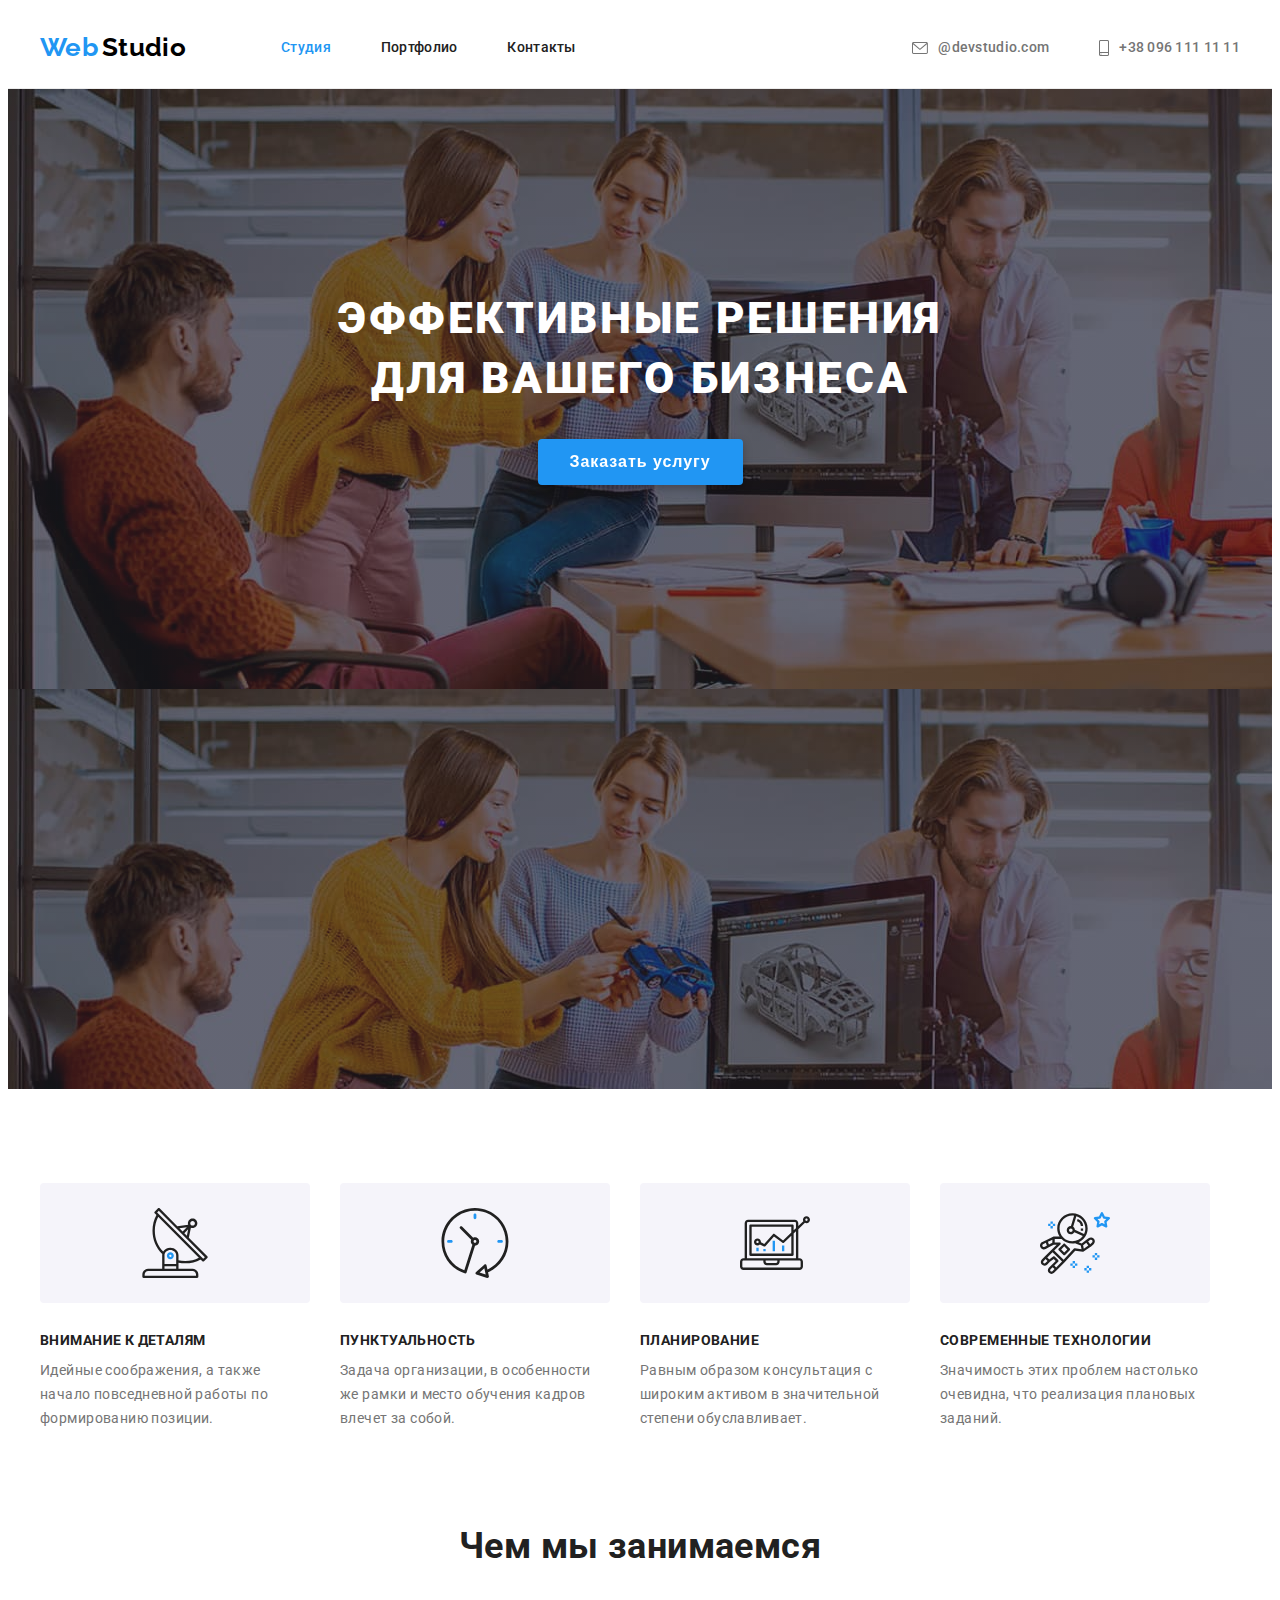
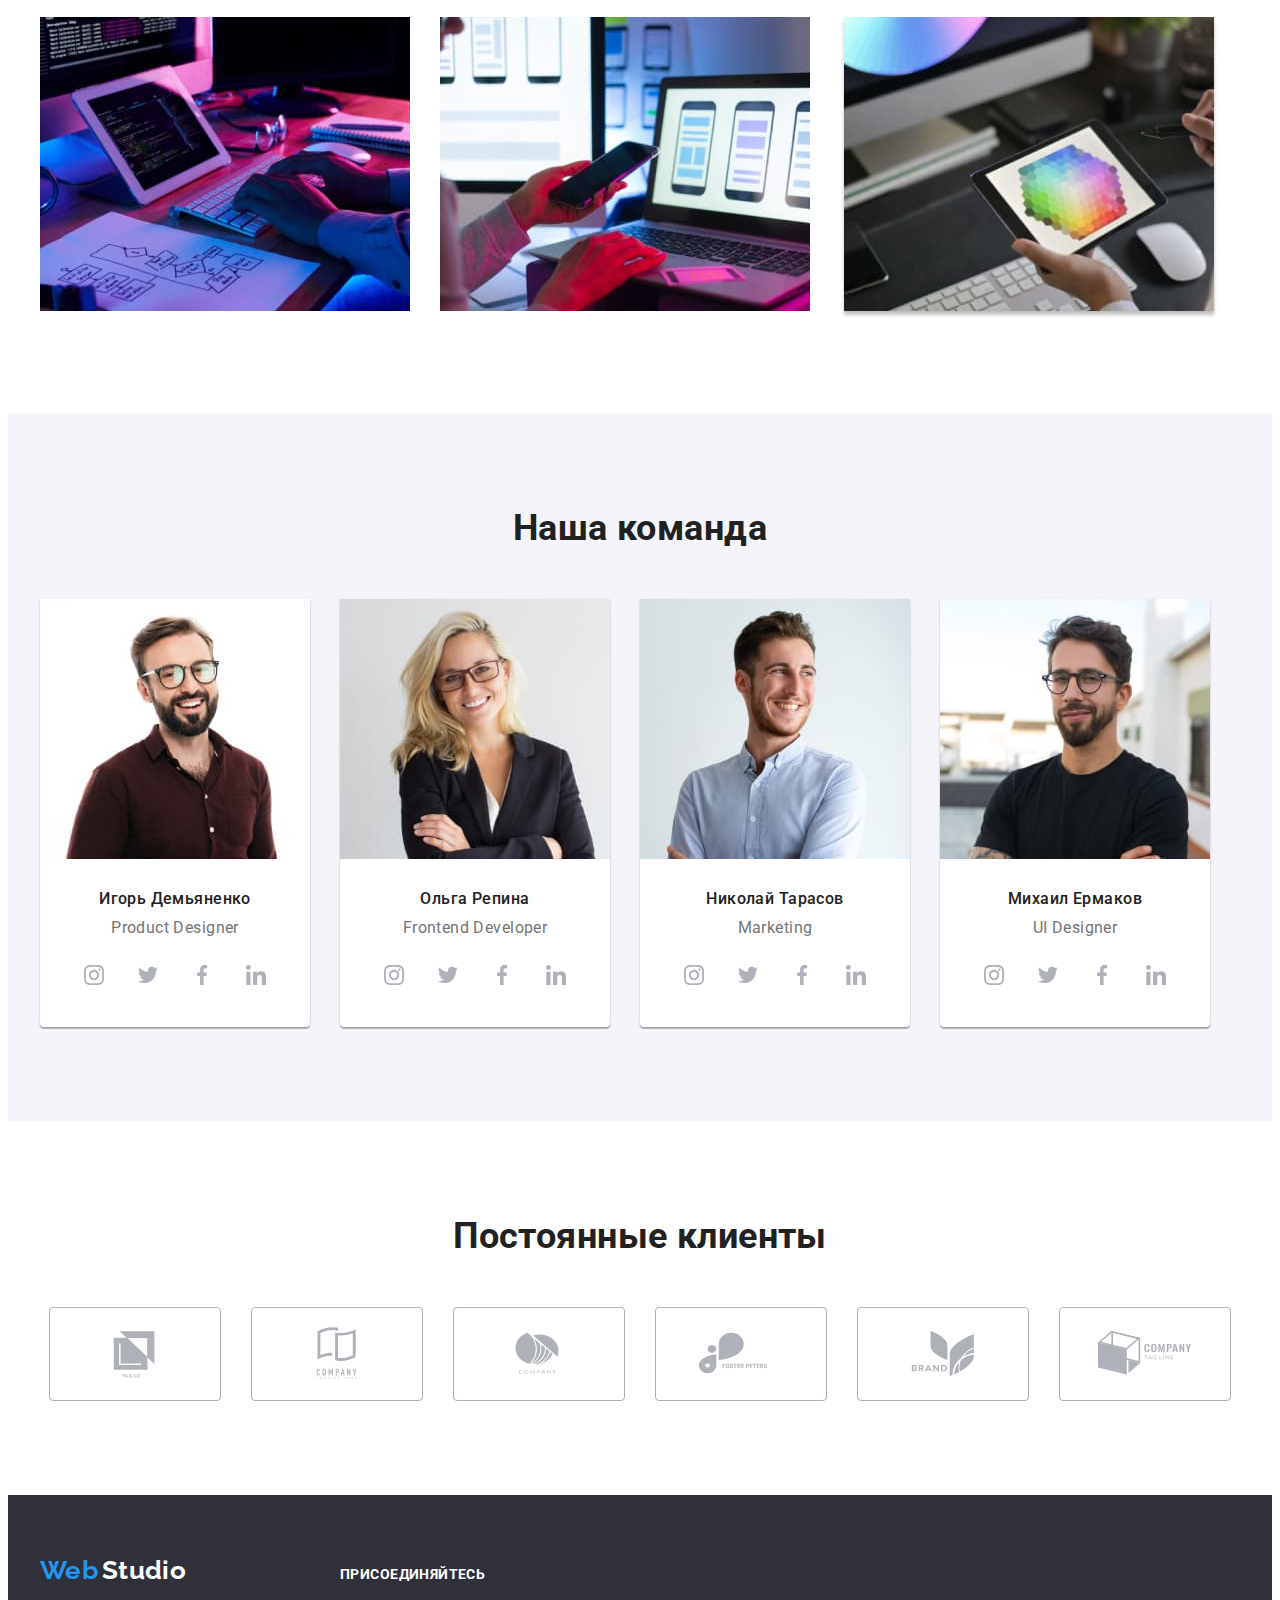
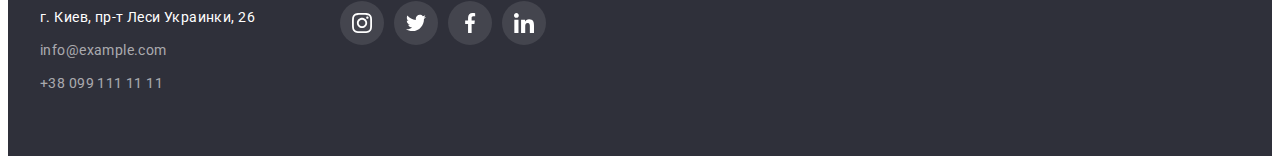
<file: index.html>
<!DOCTYPE html>
<html lang="ru">
	<head>
		<meta charset="UTF-8" />
		<meta http-equiv="X-UA-Compatible" content="IE=edge" />
		<meta name="viewport" content="width=device-width, initial-scale=1.0" />
		<title>Document</title>
		<link rel="preconnect" href="https://fonts.googleapis.com" />
		<link rel="preconnect" href="https://fonts.gstatic.com" crossorigin />
		<link
			href="https://fonts.googleapis.com/css2?family=Raleway:wght@700&family=Roboto:wght@400;500;700;900&display=swap"
			rel="stylesheet"
		/>
		<link
			rel="stylesheet"
			href="https://cdnjs.cloudflare.com/ajax/libs/modern-normalize/1.1.0/modern-normalize.min.css"
			integrity="sha512-wpPYUAdjBVSE4KJnH1VR1HeZfpl1ub8YT/NKx4PuQ5NmX2tKuGu6U/JRp5y+Y8XG2tV+wKQpNHVUX03MfMFn9Q=="
			crossorigin="anonymous"
			referrerpolicy="no-referrer"
		/>
		<link rel="stylesheet" href="./css/styles.css" />
	</head>

	<body>
		<header class="header">
			<div class="container">
				<nav class="container-nav">
					<a class="style-logo" href="">
						<span class="style-web">Web</span>
						<span class="style-studio">Studio</span>
					</a>
					<ul class="list-text-nav">
						<li class="list-nav"><a class="list-link active" href="./index.html">Студия</a></li>
						<li class="list-nav"><a class="list-link" href="./portfolio.html">Портфолио</a></li>
						<li class="list-nav"><a class="list-link" href="">Контакты</a></li>
					</ul>

					<ul class="list-contact-nav">
						<li class="list-link-nav">
							<a class="list-contact" href="mailto:info@devstudio.com">
								<svg class="contact-icon" width="16" height="12">
									<use href="./images/symbol-defs.svg#icon-mail"></use>
								</svg>
								<span>@devstudio.com</span>
							</a>
						</li>
						<li class="list-link-nav">
							<a class="list-contact" href="tel:+380961111111">
								<svg class="contact-icon" width="10" height="16">
									<use href="./images/symbol-defs.svg#icon-smartphone"></use>
								</svg>
								<span>+38 096 111 11 11</span>
							</a>
						</li>
					</ul>
				</nav>
			</div>
		</header>

		<section class="hero">
			<div class="container">
				<h1 class="text-hero">Эффективные решения для вашего бизнеса</h1>
				<button class="button-hero" type="button">Заказать услугу</button>
			</div>
		</section>
		<section class="section">
			<div class="container">
				<h2 class="hidden">Особенности</h2>
				<ul class="specifics-flex">
					<li class="list-specifics">
						<div class="div-specifics">
							<svg width="70" height="70">
								<use href="./images/symbol-defs.svg#icon-antenna"></use>
							</svg>
						</div>
						<h3 class="specifics">Внимание к деталям</h3>
						<p class="specifics-text">
							Идейные соображения, а также начало повседневной работы по формированию позиции.
						</p>
					</li>
					<li class="list-specifics">
						<div class="div-specifics">
							<svg width="70" height="70">
								<use href="./images/symbol-defs.svg#icon-clock"></use>
							</svg>
						</div>
						<h3 class="specifics">Пунктуальность</h3>
						<p class="specifics-text">
							Задача организации, в особенности же рамки и место обучения кадров влечет за собой.
						</p>
					</li>
					<li class="list-specifics">
						<div class="div-specifics">
							<svg width="70" height="70">
								<use href="./images/symbol-defs.svg#icon-diagram"></use>
							</svg>
						</div>
						<h3 class="specifics">Планирование</h3>
						<p class="specifics-text">
							Равным образом консультация с широким активом в значительной степени обуславливает.
						</p>
					</li>
					<li class="list-specifics">
						<div class="div-specifics">
							<svg width="70" height="70">
								<use href="./images/symbol-defs.svg#icon-astronaut"></use>
							</svg>
						</div>
						<h3 class="specifics">Современные технологии</h3>
						<p class="specifics-text">Значимость этих проблем настолько очевидна, что реализация плановых заданий.</p>
					</li>
				</ul>
			</div>
		</section>

		<section class="section section-images">
			<div class="container">
				<h2 class="title">Чем мы занимаемся</h2>
				<ul class="images-flex">
					<li class="list-images">
						<img src="./images/box-new1-2.jpg" width="370" height="294" alt="работа на клавиатуре" />
					</li>
					<li class="list-images">
						<img src="./images/img-new.jpg" width="370" height="294" alt="работа на ноутбуке" />
					</li>
					<li class="list-images">
						<img src="./images/img-new-2.jpg" width="370" height="294" alt="работа с планшетом" />
					</li>
				</ul>
			</div>
		</section>

		<section class="section team">
			<div class="container">
				<h2 class="title">Наша команда</h2>
				<ul class="team-flex">
					<li class="list-team">
						<img src="./images/img-new-3.jpg" width="270" alt="картинка 1" />
						<h3 class="name">Игорь Демьяненко</h3>
						<p class="position">Product Designer</p>
						<ul class="social-links">
							<li class="list-social">
								<a class="team-link" href="">
									<svg class="team-social-links" width="20" height="20">
										<use href="./images/symbol-defs.svg#icon-instagram"></use>
									</svg>
								</a>
							</li>
							<li class="list-social">
								<a class="team-link" href="">
									<svg class="team-social-links" width="20" height="20">
										<use href="./images/symbol-defs.svg#icon-twitter"></use>
									</svg>
								</a>
							</li>
							<li class="list-social">
								<a class="team-link" href="">
									<svg class="team-social-links" width="20" height="20">
										<use href="./images/symbol-defs.svg#icon-facebook"></use>
									</svg>
								</a>
							</li>
							<li class="list-social">
								<a class="team-link" href="">
									<svg class="team-social-links" width="20" height="20">
										<use href="./images/symbol-defs.svg#icon-linkedin"></use>
									</svg>
								</a>
							</li>
						</ul>
					</li>
					<li class="list-team">
						<img src="./images/img-new-4.jpg" width="270" alt="картинка 2" />
						<h3 class="name">Ольга Репина</h3>
						<p class="position">Frontend Developer</p>
						<ul class="social-links">
							<li class="list-social">
								<a class="team-link" href="">
									<svg class="team-social-links" width="20" height="20">
										<use href="./images/symbol-defs.svg#icon-instagram"></use>
									</svg>
								</a>
							</li>
							<li class="list-social">
								<a class="team-link" href="">
									<svg class="team-social-links" width="20" height="20">
										<use href="./images/symbol-defs.svg#icon-twitter"></use>
									</svg>
								</a>
							</li>
							<li class="list-social">
								<a class="team-link" href="">
									<svg class="team-social-links" width="20" height="20">
										<use href="./images/symbol-defs.svg#icon-facebook"></use>
									</svg>
								</a>
							</li>
							<li class="list-social">
								<a class="team-link" href="">
									<svg class="team-social-links" width="20" height="20">
										<use href="./images/symbol-defs.svg#icon-linkedin"></use>
									</svg>
								</a>
							</li>
						</ul>
					</li>
					<li class="list-team">
						<img src="./images/img-new-5.jpg" width="270" alt="картинка 3" />
						<h3 class="name">Николай Тарасов</h3>
						<p class="position">Marketing</p>
						<ul class="social-links">
							<li class="list-social">
								<a class="team-link" href="">
									<svg class="team-social-links" width="20" height="20">
										<use href="./images/symbol-defs.svg#icon-instagram"></use>
									</svg>
								</a>
							</li>
							<li class="list-social">
								<a class="team-link" href="">
									<svg class="team-social-links" width="20" height="20">
										<use href="./images/symbol-defs.svg#icon-twitter"></use>
									</svg>
								</a>
							</li>
							<li class="list-social">
								<a class="team-link" href="">
									<svg class="team-social-links" width="20" height="20">
										<use href="./images/symbol-defs.svg#icon-facebook"></use>
									</svg>
								</a>
							</li>
							<li class="list-social">
								<a class="team-link" href="">
									<svg class="team-social-links" width="20" height="20">
										<use href="./images/symbol-defs.svg#icon-linkedin"></use>
									</svg>
								</a>
							</li>
						</ul>
					</li>
					<li class="list-team">
						<img src="./images/img-new-6.jpg" width="270" alt="картинка 4" />
						<h3 class="name">Михаил Ермаков</h3>
						<p class="position">UI Designer</p>
						<ul class="social-links">
							<li class="list-social">
								<a class="team-link" href="">
									<svg class="team-social-links" width="20" height="20">
										<use href="./images/symbol-defs.svg#icon-instagram"></use>
									</svg>
								</a>
							</li>
							<li class="list-social">
								<a class="team-link" href="">
									<svg class="team-social-links" width="20" height="20">
										<use href="./images/symbol-defs.svg#icon-twitter"></use>
									</svg>
								</a>
							</li>
							<li class="list-social">
								<a class="team-link" href="">
									<svg class="team-social-links" width="20" height="20">
										<use href="./images/symbol-defs.svg#icon-facebook"></use>
									</svg>
								</a>
							</li>
							<li class="list-social">
								<a class="team-link" href="">
									<svg class="team-social-links" width="20" height="20">
										<use href="./images/symbol-defs.svg#icon-linkedin"></use>
									</svg>
								</a>
							</li>
						</ul>
					</li>
				</ul>
			</div>
		</section>

		<section class="section">
			<div class="container">
				<h2 class="title">Постоянные клиенты</h2>
				<ul class="logo">
					<li class="logo-list">
						<a class="logo-link" href="">
							<svg width="106" height="60">
								<use href="./images/symbol-defs.svg#icon-Logo-1"></use>
							</svg>
						</a>
					</li>
					<li class="logo-list">
						<a class="logo-link" href="">
							<svg width="106" height="60">
								<use href="./images/symbol-defs.svg#icon-Logo-2"></use>
							</svg>
						</a>
					</li>
					<li class="logo-list">
						<a class="logo-link" href="">
							<svg width="106" height="60">
								<use href="./images/symbol-defs.svg#icon-Logo-3"></use>
							</svg>
						</a>
					</li>
					<li class="logo-list">
						<a class="logo-link" href="">
							<svg width="106" height="60">
								<use href="./images/symbol-defs.svg#icon-Logo-4"></use>
							</svg>
						</a>
					</li>
					<li class="logo-list">
						<a class="logo-link" href="">
							<svg width="106" height="60">
								<use href="./images/symbol-defs.svg#icon-Logo-5"></use>
							</svg>
						</a>
					</li>
					<li class="logo-list">
						<a class="logo-link" href="">
							<svg width="106" height="60">
								<use href="./images/symbol-defs.svg#icon-Logo-6"></use>
							</svg>
						</a>
					</li>
				</ul>
			</div>
		</section>

		<footer class="footer">
			<div class="container footer-container">
				<div class="footer-address">
					<a class="style-logo-footer" href="">
						<span class="style-web">Web</span>
						<span class="style-studio-footer">Studio</span>
					</a>
					<address>
						<ul>
							<li>
								<p class="text-footer">г. Киев, пр-т Леси Украинки, 26</p>
							</li>
							<li>
								<a class="list-link-footer footer-mail" href="mailto:info@example.com">info@example.com</a>
							</li>
							<li>
								<a class="list-link-footer" href="tel:+380991111111">+38 099 111 11 11</a>
							</li>
						</ul>
					</address>
				</div>
				<div class="footer-social">
					<p>Присоединяйтесь</p>
					<ul class="footer-list">
						<li>
							<a class="footer-link" href="">
								<svg class="footer-svg" width="20" height="20">
									<use href="./images/symbol-defs.svg#icon-instagram"></use>
								</svg>
							</a>
						</li>
						<li>
							<a class="footer-link" href="">
								<svg class="footer-svg" width="20" height="20">
									<use href="./images/symbol-defs.svg#icon-twitter"></use>
								</svg>
							</a>
						</li>
						<li>
							<a class="footer-link" href="">
								<svg class="footer-svg" width="20" height="20">
									<use href="./images/symbol-defs.svg#icon-facebook"></use>
								</svg>
							</a>
						</li>
						<li>
							<a class="footer-link" href="">
								<svg class="footer-svg" width="20" height="20">
									<use href="./images/symbol-defs.svg#icon-linkedin"></use>
								</svg>
							</a>
						</li>
					</ul>
				</div>
			</div>
		</footer>
	</body>
</html>
</file>
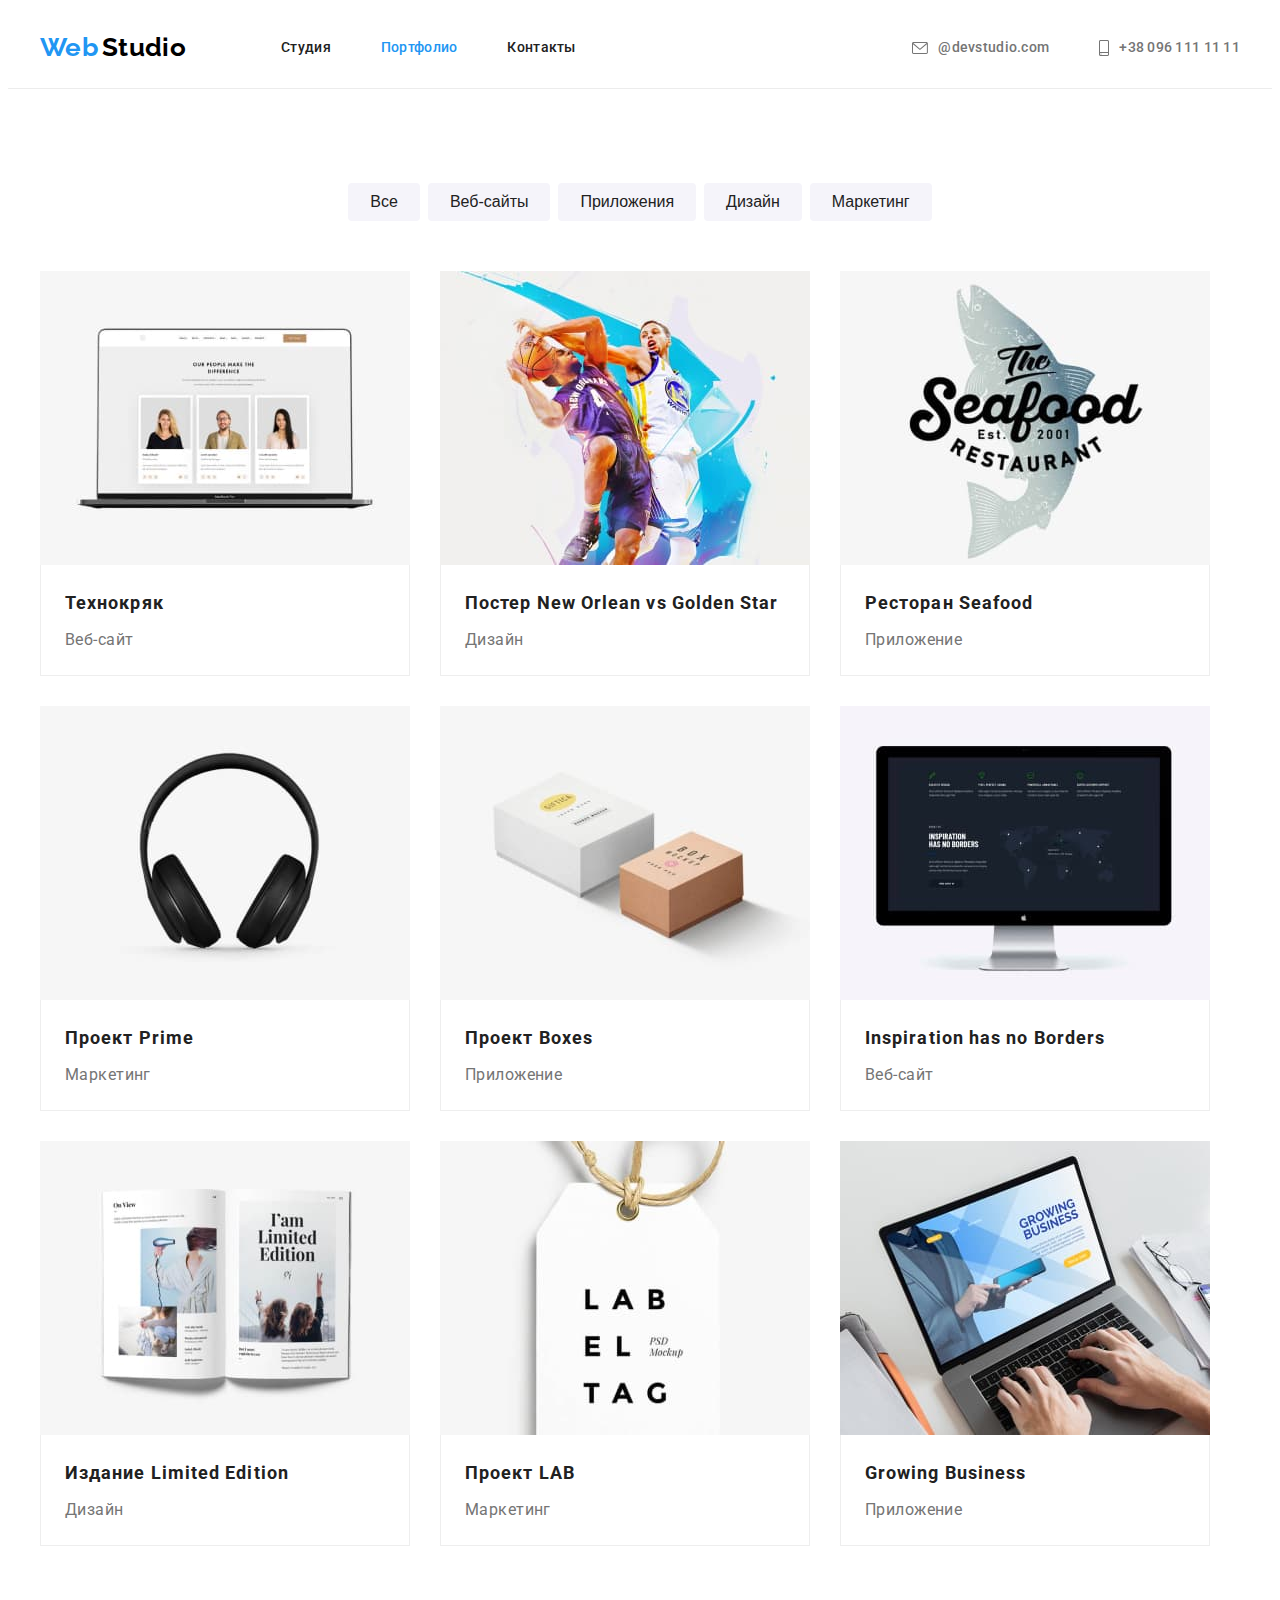
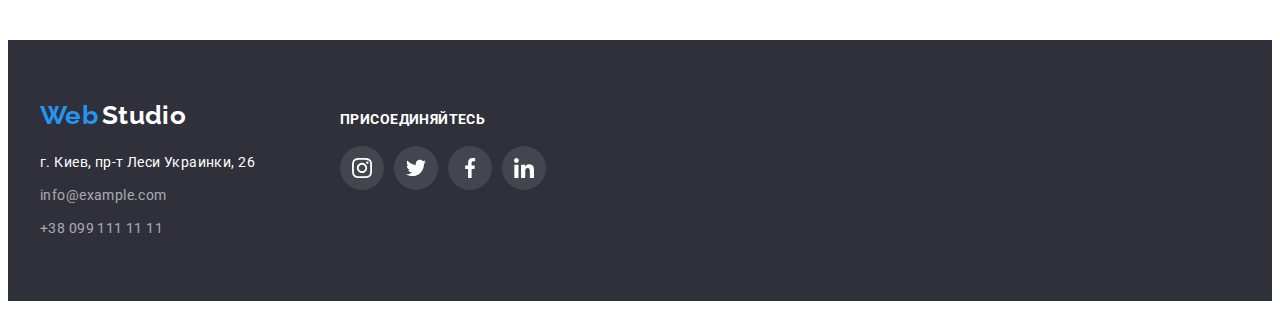
<file: portfolio.html>
<!DOCTYPE html>
<html lang="ru">
	<head>
		<meta charset="UTF-8" />
		<meta http-equiv="X-UA-Compatible" content="IE=edge" />
		<meta name="viewport" content="width=device-width, initial-scale=1.0" />
		<title>Document</title>
		<link rel="preconnect" href="https://fonts.googleapis.com" />
		<link rel="preconnect" href="https://fonts.gstatic.com" crossorigin />
		<link
			href="https://fonts.googleapis.com/css2?family=Raleway:wght@700&family=Roboto:wght@400;500;700;900&display=swap"
			rel="stylesheet"
		/>
		<link
			rel="stylesheet"
			href="https://cdnjs.cloudflare.com/ajax/libs/modern-normalize/1.1.0/modern-normalize.min.css"
			integrity="sha512-wpPYUAdjBVSE4KJnH1VR1HeZfpl1ub8YT/NKx4PuQ5NmX2tKuGu6U/JRp5y+Y8XG2tV+wKQpNHVUX03MfMFn9Q=="
			crossorigin="anonymous"
			referrerpolicy="no-referrer"
		/>
		<link rel="stylesheet" href="./css/styles.css" />
	</head>
	<body>
		<header class="header">
			<div class="container">
				<nav class="container-nav">
					<a class="style-logo" href="">
						<span class="style-web">Web</span>
						<span class="style-studio">Studio</span>
					</a>
					<ul class="list-text-nav">
						<li class="list-nav"><a class="list-link" href="./index.html">Студия</a></li>
						<li class="list-nav"><a class="list-link active" href="./portfolio.html">Портфолио</a></li>
						<li class="list-nav"><a class="list-link" href="">Контакты</a></li>
					</ul>

					<ul class="list-contact-nav">
						<li class="list-link-nav">
							<a class="list-contact" href="mailto:info@devstudio.com">
								<svg class="contact-icon" width="16" height="12">
									<use href="./images/symbol-defs.svg#icon-mail"></use>
								</svg>
								<span>@devstudio.com</span>
							</a>
						</li>
						<li class="list-link-nav">
							<a class="list-contact" href="tel:+380961111111">
								<svg class="contact-icon" width="10" height="16">
									<use href="./images/symbol-defs.svg#icon-smartphone"></use>
								</svg>
								<span>+38 096 111 11 11</span>
							</a>
						</li>
					</ul>
				</nav>
			</div>
		</header>

		<section class="section">
			<div class="container">
				<h1 class="hidden">Подборка</h1>
				<ul class="button-flex">
					<li><button class="button-link" type="button">Все</button></li>
					<li><button class="button-link" type="button">Веб-сайты</button></li>
					<li><button class="button-link" type="button">Приложения</button></li>
					<li><button class="button-link" type="button">Дизайн</button></li>
					<li><button class="button-link" type="button">Маркетинг</button></li>
				</ul>
				<ul class="portfolio-flax">
					<li class="list-portfolio">
						<a class="portfolio-item" href="">
							<img src="./images/img-new-7.jpg" width="370" alt="фото на ноутбуке" />
							<div class="portfolio">
								<h2 class="portfolio-name-picture">Технокряк</h2>
								<p class="portfolio-nav">Веб-сайт</p>
							</div>
						</a>
					</li>
					<li class="list-portfolio">
						<a class="portfolio-item" href="">
							<img src="./images/img-new-8.jpg" width="370" alt="спортсмены с мячем" />
							<div class="portfolio">
								<h2 class="portfolio-name-picture">Постер New Orlean vs Golden Star</h2>
								<p class="portfolio-nav">Дизайн</p>
							</div>
						</a>
					</li>
					<li class="list-portfolio">
						<a class="portfolio-item" href="">
							<img src="./images/img-new-9.jpg" width="370" alt="эмблема ресторана" />
							<div class="portfolio">
								<h2 class="portfolio-name-picture">Ресторан Seafood</h2>
								<p class="portfolio-nav">Приложение</p>
							</div>
						</a>
					</li>
					<li class="list-portfolio">
						<a class="portfolio-item" href="">
							<img src="./images/img-new-10.jpg" width="370" alt="наушники" />
							<div class="portfolio">
								<h2 class="portfolio-name-picture">Проект Prime</h2>
								<p class="portfolio-nav">Маркетинг</p>
							</div>
						</a>
					</li>
					<li class="list-portfolio">
						<a class="portfolio-item" href="">
							<img src="./images/img-new-11.jpg" width="370" alt="коробки" />
							<div class="portfolio">
								<h2 class="portfolio-name-picture">Проект Boxes</h2>
								<p class="portfolio-nav">Приложение</p>
							</div>
						</a>
					</li>
					<li class="list-portfolio">
						<a class="portfolio-item" href="">
							<img src="./images/img-new-12.jpg" width="370" alt="монитор" />
							<div class="portfolio">
								<h2 class="portfolio-name-picture">Inspiration has no Borders</h2>
								<p class="portfolio-nav">Веб-сайт</p>
							</div>
						</a>
					</li>
					<li class="list-portfolio">
						<a class="portfolio-item" href="">
							<img src="./images/img-new-13.jpg" width="370" alt="журнал" />
							<div class="portfolio">
								<h2 class="portfolio-name-picture">Издание Limited Edition</h2>
								<p class="portfolio-nav">Дизайн</p>
							</div>
						</a>
					</li>
					<li class="list-portfolio">
						<a class="portfolio-item" href="">
							<img src="./images/img-new-14.jpg" width="370" alt="лейба" />
							<div class="portfolio">
								<h2 class="portfolio-name-picture">Проект LAB</h2>
								<p class="portfolio-nav">Маркетинг</p>
							</div>
						</a>
					</li>
					<li class="list-portfolio">
						<a class="portfolio-item" href="">
							<img src="./images/img-new-15.jpg" width="370" alt="работа на ноутбуке" />
							<div class="portfolio">
								<h2 class="portfolio-name-picture">Growing Business</h2>
								<p class="portfolio-nav">Приложение</p>
							</div>
						</a>
					</li>
				</ul>
			</div>
		</section>
		<footer class="footer">
			<div class="container footer-container">
				<div class="footer-address">
					<a class="style-logo-footer" href="">
						<span class="style-web">Web</span>
						<span class="style-studio-footer">Studio</span>
					</a>
					<address>
						<ul>
							<li>
								<p class="text-footer">г. Киев, пр-т Леси Украинки, 26</p>
							</li>
							<li>
								<a class="list-link-footer footer-mail" href="mailto:info@example.com">info@example.com</a>
							</li>
							<li>
								<a class="list-link-footer" href="tel:+380991111111">+38 099 111 11 11</a>
							</li>
						</ul>
					</address>
				</div>
				<div class="footer-social">
					<p>Присоединяйтесь</p>
					<ul class="footer-list">
						<li>
							<a class="footer-link" href="">
								<svg class="footer-svg" width="20" height="20">
									<use href="./images/symbol-defs.svg#icon-instagram"></use>
								</svg>
							</a>
						</li>
						<li>
							<a class="footer-link" href="">
								<svg class="footer-svg" width="20" height="20">
									<use href="./images/symbol-defs.svg#icon-twitter"></use>
								</svg>
							</a>
						</li>
						<li>
							<a class="footer-link" href="">
								<svg class="footer-svg" width="20" height="20">
									<use href="./images/symbol-defs.svg#icon-facebook"></use>
								</svg>
							</a>
						</li>
						<li>
							<a class="footer-link" href="">
								<svg class="footer-svg" width="20" height="20">
									<use href="./images/symbol-defs.svg#icon-linkedin"></use>
								</svg>
							</a>
						</li>
					</ul>
				</div>
			</div>
		</footer>
	</body>
</html>
</file>
<file: css/styles.css>
:root {
	--primary-text-color: #212121;
	--title-text-color: #757575;
	--accent-color: #2196f3;
	--primary-color: #e5e5e5;
	--primary-black-color: #000000;
	--primary-white-color: #ffffff;
	--primary-adres-color: rgba(255, 255, 255, 0.6);
	--primary-color-social: #afb1b8;
}

body {
	background-color: var(--primary-white-color);
	color: var(--primary-text-color);
	font-family: "Roboto", sans-serif;
	font-size: 14px;
	letter-spacing: 0.03em;
  
}

.container {
	width: 1200px;
	margin: 0 auto;
	padding: 0 15px;
}

.section {
	padding-top: 94px;
	padding-bottom: 94px;
}

/* logotype */

.style-logo {
	text-decoration: none;
	margin-right: 95px;
	padding-top: 24px;
	padding-bottom: 25px;
}

.style-logo-footer {
	text-decoration: none;
	display: block;
	margin-bottom: 20px;
}

.style-studio-footer {
	font-family: "Raleway";
	font-weight: 700;
	font-size: 26px;
	line-height: 1.19;
	color: var(--primary-white-color);
}

.style-studio {
	font-family: "Raleway";
	font-weight: 700;
	font-size: 26px;
	line-height: 1.19;
	color: var(--primary-black-color);
}

.style-web {
	font-family: "Raleway";
	font-weight: 700;
	font-size: 26px;
	line-height: 1.19;
	color: var(--accent-color);
}

.header {
	border-bottom: 1px solid #ececec;
}

/* list-link*/

.list-link.active {
	color: var(--accent-color);
}

.list-link-nav {
	margin-right: 50px;
	display: flex;
	align-items: center;
}

.list-link-nav:last-child {
	margin-right: 0;
}

.list-nav {
	margin-right: 50px;
}

.list-nav:last-child {
	margin-right: 0;
}

.list-link:focus,
.list-link:hover {
	color: var(--accent-color);
}

.list-link {
	color: var(--primary-text-color);
	text-decoration: none;
	letter-spacing: 0.02em;
	padding-top: 32px;
	padding-bottom: 32px;
}

.container-nav {
	display: flex;
	align-items: center;
}

.list-contact-nav {
	margin-left: auto;
	display: flex;
	padding-left: 0;
}

/* button */

.button-link:focus,
.button-link:hover {
	background-color: var(--accent-color);
	color: var(--primary-color);
	box-shadow: 0px 3px 1px rgba(0, 0, 0, 0.1), 
	            0px 1px 2px rgba(0, 0, 0, 0.08), 
	            0px 2px 2px rgba(0, 0, 0, 0.12);
}

.button-link {
	font-weight: 500;
	font-size: 16px;
	line-height: 1.62;
	text-align: center;
	color: var(--primary-text-color);
	cursor: pointer;
	background: #f5f4fa;
	border-radius: 4px;
	border: none;
	padding: 6px 22px;
}

.button-hero {
	font-weight: 700;
	font-size: 16px;
	line-height: 1.88;
	align-items: center;
	text-align: center;
	color: var(--primary-white-color);
	cursor: pointer;
	background-color: var(--accent-color);
	letter-spacing: 0.06em;
	border-radius: 4px;
	filter: drop-shadow(0px 4px 4px rgba(0, 0, 0, 0.25));
	padding: 8px 32px;
	border: none;
}

/* list contact */

.list-text-nav {
	font-weight: 500;
	line-height: 1.14;
	display: flex;
	padding-left: 0;
}

.list-contact:focus,
.list-contact:hover {
	color: var(--accent-color);
}

.list-contact {
	display: flex;
	align-items: center;
	font-weight: 500;
	line-height: 1.14;
	color: var(--title-text-color);
	text-decoration: none;
	letter-spacing: 0.02em;
	padding-top: 32px;
	padding-bottom: 32px;
}

/* footer */
.list-link-footer {
	line-height: 1.71;
	color: var(--primary-adres-color);
	text-decoration: none;
	font-style: normal;
}

.footer-mail {
	display: block;
	margin-bottom: 9px;
}

.text-footer {
	line-height: 1.71;
	color: var(--primary-white-color);
	font-style: normal;
	margin-bottom: 9px;
}

.footer {
	background-color: #2f303a;
	padding-top: 60px;
	padding-bottom: 60px;
}

/* hero */

.hero {
	background-color: #C4C4C4;
	text-align: center;
	padding-top: 200px;
	padding-bottom: 200px;
	background-image: linear-gradient(rgba(47, 48, 58, 0.4), rgba(47, 48, 58, 0.4)),
	 url(../images/Img-hero.jpg);
	max-width: 1600px;
	height: 600px;
	margin: 0 auto;
}

.text-hero {
	font-weight: 900;
	font-size: 44px;
	line-height: 1.36;
	text-align: center;
	color: var(--primary-white-color);
	letter-spacing: 0.06em;
	text-transform: uppercase;
	width: 700px;
	margin: 0 auto 30px;
}

/* specifics */

.specifics-flex {
	display: flex;
	padding-left: 0;
}

.list-specifics {
	width: 270px;
	margin-right: 30px;
}

.list-specifics:last-child {
	margin-right: 0;
}

.specifics {
	font-weight: 700;
	line-height: 1.14;
	font-size: 14px;
	text-transform: uppercase;
	margin-bottom: 10px;
}

.specifics-text {
	line-height: 1.71;
	color: var(--title-text-color);
}

/* work-position */

.title {
	font-weight: 700;
	font-size: 36px;
	line-height: 1.17;
	text-align: center;
	margin-bottom: 50px;
	margin-top: 0;
}

.name {
	font-weight: 500;
	font-size: 16px;
	line-height: 1.188;
	text-align: center;
	margin-top: 30px;
	color: var(--primary-text-color);
}

.position {
	font-size: 16px;
	line-height: 1.188;
	text-align: center;
	color: var(--title-text-color);
	margin-top: 10px;
}

.team-flex {
	display: flex;
	padding-left: 0;
}

.team {
	background-color: #f5f4fa;
}

.list-team {
	width: 270px;
	margin-right: 30px;
	background: #ffffff;
	box-shadow: 0px 1px 3px rgba(0, 0, 0, 0.12), 
	            0px 1px 1px rgba(0, 0, 0, 0.14), 
	            0px 2px 1px rgba(0, 0, 0, 0.2);
	border-radius: 0px 0px 4px 4px;
}

.list-team:last-child {
	margin-right: 0;
}

.section-images {
	padding-top: 0;
}

.images-flex {
	display: flex;
	padding-left: 0;
}

.list-images {
	margin-right: 30px;
}

.list-images:last-child {
	margin-right: 0;
}

img {
	display: block;
	width: 100%;
	height: auto;
}

/* portfolio */

.portfolio {
	padding: 20px 24px;
	border: 1px solid #EEEEEE;
	border-top: none;
}

.portfolio-name-picture {
	font-weight: 700;
	font-size: 18px;
	line-height: 2;
	letter-spacing: 0.06em;
	margin-bottom: 4px;
}

.portfolio-nav {
	font-size: 16px;
	line-height: 1.88;
	color: var(--title-text-color);
}

.portfolio-flax {
	display: flex;
	flex-wrap: wrap;
}


.list-portfolio {
	margin-right: 30px;
	margin-bottom: 30px;
}

.list-portfolio:nth-child(3n) {
	margin-right: 0;
}

.list-portfolio:nth-child(3n + 1) {
	margin-left: 0;
}

.list-portfolio:nth-last-child(-n + 3) {
	margin-bottom: 0;
}

.portfolio-item:hover,
.portfolio-item:focus {
  box-shadow: 0px 1px 1px rgba(0, 0, 0, 0.12), 
	            0px 4px 4px rgba(0, 0, 0, 0.06), 
	            1px 4px 6px rgba(0, 0, 0, 0.16);
	color: var(--accent-color);
}

.portfolio-item {
	display: block;
	text-decoration: none;
	color: var(--primary-text-color);
}

.button-flex {
	display: flex;
	align-items: center;
	justify-content: center;
	margin-bottom: 50px;
}

.button-flex > li:last-child {
	margin-right: 0;
}

.button-flex > li {
	margin-right: 8px;
}

.hidden {
	display: none;
}

h1,
h2,
h3,
h4,
h5,
h6,
ul,
p {
	margin: 0;
	padding: 0;
}
ul {
	list-style: none;
	margin: 0;
	padding: 0;
}

/* ICONS-social*/

.contact-icon {
	margin-right: 10px;
	--color4: currentColor;
}

.div-specifics {
	height: 120px;
	margin-bottom: 30px;
  background: #F5F4FA;
  border-radius: 4px;
	display: flex;
  align-items: center;
  justify-content: center; 
}

.team-social-links, .footer-svg {
	--color1:currentColor;
}

.team-link {
	display: flex;
  width: 44px;
	height: 44px;
	align-items: center;
	justify-content: center;
	color: var(--primary-color-social);
	border-radius: 50%;
}

.team-link:hover,
.team-link:focus {
	background-color: var(--accent-color);
	color: var(--primary-white-color)
}

.social-links {
	display:flex;
	align-items: center;
	justify-content: center;
	margin: 16px auto 30px;
}

.list-social {
	margin-right: 10px;
}

.list-social:last-child {
	margin-right: 0;
} 
	
.logo {
	display:flex;
	align-items: center;
	justify-content: center;
}

.logo-list {
	margin-right: 30px;
}

.logo-list:last-child {
	margin-right: 0;
}

.logo-link:hover,
.logo-link:focus {
  color: var(--accent-color);
	border-color: var(--accent-color);
}

.logo-link {
	color: var(--primary-color-social);
	width: 170px;
	height: 92px;
	border: 1px solid var(--primary-color-social);
	display: flex;
	justify-content: center;
	align-items: center;
	border-radius: 4px;
}

.logo-link > svg {
	--color1: currentColor;
}

.footer-link {
	display: flex;
  width: 44px;
	height: 44px;
	align-items: center;
	justify-content: center;
	color: var(--primary-white-color);
	border-radius: 50%;
	background: rgba(255, 255, 255, 0.1);
}

.footer-link:hover,
.footer-link:focus {
	background-color: var(--accent-color);
}

.footer-social {
	color: var(--primary-white-color);
	font-weight: 700;
	font-size: 14px;
	line-height: 1.142;
	text-transform: uppercase;
}

.footer-list {
  display: flex;
	align-items: center;
	justify-content: center;
	margin-top: 19px;
}

.footer-list > li {
	margin-right: 10px;
}

.footer-list > li:last-child {
	margin-right: 0;
}

.footer-container {
	display: flex;
	align-items: baseline;
}

.footer-address {
	width: 230px;
	margin-right: 70px;
}
</file>
